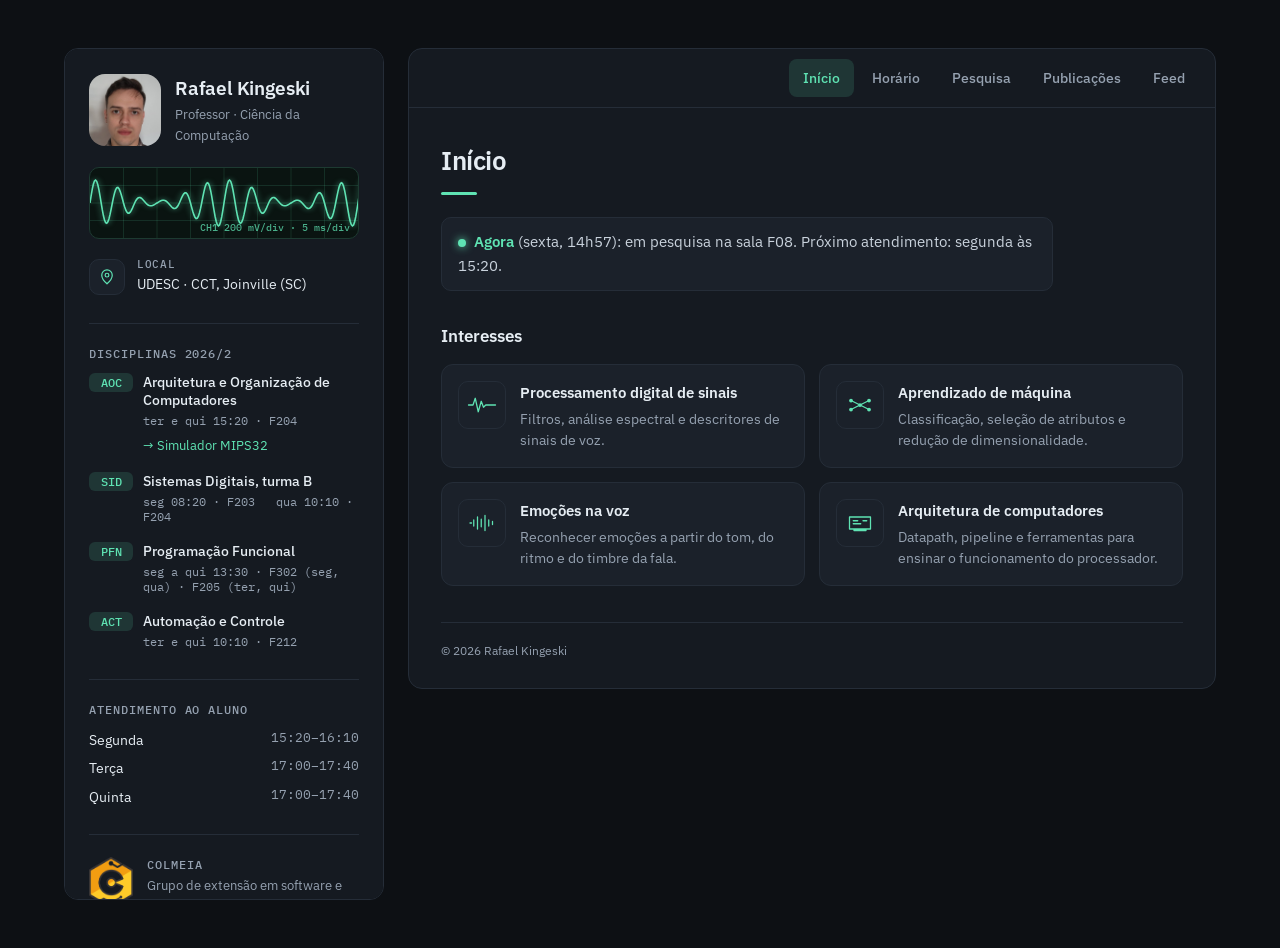
<file: index.html>
<!doctype html>
<html lang="pt-BR">
<head>
  <meta charset="utf-8">
  <meta name="viewport" content="width=device-width,initial-scale=1">
  <title>Rafael Kingeski · Ciência da Computação · UDESC</title>
  <meta name="description" content="Página do professor Rafael Kingeski, Departamento de Ciência da Computação da UDESC: disciplinas, horário, atendimento, pesquisa e publicações.">
  <meta name="theme-color" content="#0d1014">
  <link rel="preconnect" href="https://fonts.googleapis.com">
  <link rel="preconnect" href="https://fonts.gstatic.com" crossorigin>
  <link href="https://fonts.googleapis.com/css2?family=IBM+Plex+Mono:wght@400;500&family=IBM+Plex+Sans:wght@400;500;600&display=swap" rel="stylesheet">
  <link rel="stylesheet" href="estilo.css?v=6">
</head>
<body>
  <div class="pagina">

    <!-- ===================== barra lateral ===================== -->
    <aside class="lateral" aria-label="Perfil, disciplinas e contato">
      <div class="perfil">
        <img class="foto" src="assets/retrato.jpg" width="600" height="600" alt="Retrato de Rafael Kingeski">
        <div>
          <h1>Rafael Kingeski</h1>
          <p class="cargo">Professor · Ciência da Computação</p>
        </div>
      </div>

      <!-- tela de osciloscópio: o traço é uma senoide amortecida desenhada em SVG -->
      <div class="osc" aria-hidden="true">
        <svg viewBox="0 0 240 72" preserveAspectRatio="none">
          <g class="osc-grade">
            <path d="M0 18H240M0 36H240M0 54H240M30 0V72M60 0V72M90 0V72M120 0V72M150 0V72M180 0V72M210 0V72"/>
          </g>
          <path class="osc-traco" d="M0 36.0 L1 28.6 L2 21.9 L3 16.7 L4 13.4 L5 12.4 L6 13.7 L7 17.2 L8 22.4 L9 28.9 L10 36.0 L11 42.9 L12 48.9 L13 53.5 L14 56.2 L15 56.8 L16 55.4 L17 52.2 L18 47.5 L19 41.9 L20 36.0 L21 30.4 L22 25.7 L23 22.2 L24 20.3 L25 20.0 L26 21.3 L27 24.0 L28 27.6 L29 31.7 L30 36.0 L31 39.9 L32 43.1 L33 45.3 L34 46.4 L35 46.4 L36 45.4 L37 43.5 L38 41.2 L39 38.6 L40 36.0 L41 33.7 L42 32.0 L43 30.8 L44 30.3 L45 30.4 L46 31.1 L47 32.1 L48 33.4 L49 34.7 L50 36.0 L51 37.1 L52 38.0 L53 38.5 L54 38.8 L55 38.8 L56 38.5 L57 38.0 L58 37.4 L59 36.7 L60 36.0 L61 35.3 L62 34.6 L63 34.0 L64 33.5 L65 33.2 L66 33.2 L67 33.5 L68 34.0 L69 34.9 L70 36.0 L71 37.3 L72 38.6 L73 39.9 L74 40.9 L75 41.6 L76 41.7 L77 41.2 L78 40.0 L79 38.3 L80 36.0 L81 33.4 L82 30.8 L83 28.5 L84 26.6 L85 25.6 L86 25.6 L87 26.7 L88 28.9 L89 32.1 L90 36.0 L91 40.3 L92 44.4 L93 48.0 L94 50.7 L95 52.0 L96 51.7 L97 49.8 L98 46.3 L99 41.6 L100 36.0 L101 30.1 L102 24.5 L103 19.8 L104 16.6 L105 15.2 L106 15.8 L107 18.5 L108 23.1 L109 29.1 L110 36.0 L111 43.1 L112 49.6 L113 54.8 L114 58.3 L115 59.6 L116 58.6 L117 55.3 L118 50.1 L119 43.4 L120 36.0 L121 28.6 L122 21.9 L123 16.7 L124 13.4 L125 12.4 L126 13.7 L127 17.2 L128 22.4 L129 28.9 L130 36.0 L131 42.9 L132 48.9 L133 53.5 L134 56.2 L135 56.8 L136 55.4 L137 52.2 L138 47.5 L139 41.9 L140 36.0 L141 30.4 L142 25.7 L143 22.2 L144 20.3 L145 20.0 L146 21.3 L147 24.0 L148 27.6 L149 31.7 L150 36.0 L151 39.9 L152 43.1 L153 45.3 L154 46.4 L155 46.4 L156 45.4 L157 43.5 L158 41.2 L159 38.6 L160 36.0 L161 33.7 L162 32.0 L163 30.8 L164 30.3 L165 30.4 L166 31.1 L167 32.1 L168 33.4 L169 34.7 L170 36.0 L171 37.1 L172 38.0 L173 38.5 L174 38.8 L175 38.8 L176 38.5 L177 38.0 L178 37.4 L179 36.7 L180 36.0 L181 35.3 L182 34.6 L183 34.0 L184 33.5 L185 33.2 L186 33.2 L187 33.5 L188 34.0 L189 34.9 L190 36.0 L191 37.3 L192 38.6 L193 39.9 L194 40.9 L195 41.6 L196 41.7 L197 41.2 L198 40.0 L199 38.3 L200 36.0 L201 33.4 L202 30.8 L203 28.5 L204 26.6 L205 25.6 L206 25.6 L207 26.7 L208 28.9 L209 32.1 L210 36.0 L211 40.3 L212 44.4 L213 48.0 L214 50.7 L215 52.0 L216 51.7 L217 49.8 L218 46.3 L219 41.6 L220 36.0 L221 30.1 L222 24.5 L223 19.8 L224 16.6 L225 15.2 L226 15.8 L227 18.5 L228 23.1 L229 29.1 L230 36.0 L231 43.1 L232 49.6 L233 54.8 L234 58.3 L235 59.6 L236 58.6 L237 55.3 L238 50.1 L239 43.4 L240 36.0 L241 28.6 L242 21.9 L243 16.7 L244 13.4 L245 12.4 L246 13.7 L247 17.2 L248 22.4 L249 28.9 L250 36.0 L251 42.9 L252 48.9 L253 53.5 L254 56.2 L255 56.8 L256 55.4 L257 52.2 L258 47.5 L259 41.9 L260 36.0 L261 30.4 L262 25.7 L263 22.2 L264 20.3 L265 20.0 L266 21.3 L267 24.0 L268 27.6 L269 31.7 L270 36.0 L271 39.9 L272 43.1 L273 45.3 L274 46.4 L275 46.4 L276 45.4 L277 43.5 L278 41.2 L279 38.6 L280 36.0 L281 33.7 L282 32.0 L283 30.8 L284 30.3 L285 30.4 L286 31.1 L287 32.1 L288 33.4 L289 34.7 L290 36.0 L291 37.1 L292 38.0 L293 38.5 L294 38.8 L295 38.8 L296 38.5 L297 38.0 L298 37.4 L299 36.7 L300 36.0 L301 35.3 L302 34.6 L303 34.0 L304 33.5 L305 33.2 L306 33.2 L307 33.5 L308 34.0 L309 34.9 L310 36.0 L311 37.3 L312 38.6 L313 39.9 L314 40.9 L315 41.6 L316 41.7 L317 41.2 L318 40.0 L319 38.3 L320 36.0 L321 33.4 L322 30.8 L323 28.5 L324 26.6 L325 25.6 L326 25.6 L327 26.7 L328 28.9 L329 32.1 L330 36.0 L331 40.3 L332 44.4 L333 48.0 L334 50.7 L335 52.0 L336 51.7 L337 49.8 L338 46.3 L339 41.6 L340 36.0 L341 30.1 L342 24.5 L343 19.8 L344 16.6 L345 15.2 L346 15.8 L347 18.5 L348 23.1 L349 29.1 L350 36.0 L351 43.1 L352 49.6 L353 54.8 L354 58.3 L355 59.6 L356 58.6 L357 55.3 L358 50.1 L359 43.4 L360 36.0 L361 28.6 L362 21.9 L363 16.7 L364 13.4 L365 12.4 L366 13.7 L367 17.2 L368 22.4 L369 28.9 L370 36.0 L371 42.9 L372 48.9 L373 53.5 L374 56.2 L375 56.8 L376 55.4 L377 52.2 L378 47.5 L379 41.9 L380 36.0 L381 30.4 L382 25.7 L383 22.2 L384 20.3 L385 20.0 L386 21.3 L387 24.0 L388 27.6 L389 31.7 L390 36.0 L391 39.9 L392 43.1 L393 45.3 L394 46.4 L395 46.4 L396 45.4 L397 43.5 L398 41.2 L399 38.6 L400 36.0 L401 33.7 L402 32.0 L403 30.8 L404 30.3 L405 30.4 L406 31.1 L407 32.1 L408 33.4 L409 34.7 L410 36.0 L411 37.1 L412 38.0 L413 38.5 L414 38.8 L415 38.8 L416 38.5 L417 38.0 L418 37.4 L419 36.7 L420 36.0 L421 35.3 L422 34.6 L423 34.0 L424 33.5 L425 33.2 L426 33.2 L427 33.5 L428 34.0 L429 34.9 L430 36.0 L431 37.3 L432 38.6 L433 39.9 L434 40.9 L435 41.6 L436 41.7 L437 41.2 L438 40.0 L439 38.3 L440 36.0 L441 33.4 L442 30.8 L443 28.5 L444 26.6 L445 25.6 L446 25.6 L447 26.7 L448 28.9 L449 32.1 L450 36.0 L451 40.3 L452 44.4 L453 48.0 L454 50.7 L455 52.0 L456 51.7 L457 49.8 L458 46.3 L459 41.6 L460 36.0 L461 30.1 L462 24.5 L463 19.8 L464 16.6 L465 15.2 L466 15.8 L467 18.5 L468 23.1 L469 29.1 L470 36.0 L471 43.1 L472 49.6 L473 54.8 L474 58.3 L475 59.6 L476 58.6 L477 55.3 L478 50.1 L479 43.4 L480 36.0"/>
        </svg>
        <span class="osc-rotulo">CH1 200 mV/div · 5 ms/div</span>
      </div>

      <div class="lateral-mais" id="lateral-mais">
        <ul class="contatos">
          <li><span class="ico"><svg viewBox="0 0 24 24"><path d="M12 21s-7-6.2-7-11.5A7 7 0 0 1 19 9.5C19 14.8 12 21 12 21z M12 12a2.5 2.5 0 1 0 0-5 2.5 2.5 0 0 0 0 5z"/></svg></span><div><small>Local</small><span>UDESC · CCT, Joinville (SC)</span></div></li>
        </ul>

        <section class="bloco" aria-labelledby="disc-t">
          <h2 id="disc-t">Disciplinas 2026/2</h2>
          <!-- Para cada disciplina, acrescente links dentro de <ul class="disc-links">. -->
          <ul class="disciplinas">
            <li>
              <p class="disc-cab"><span class="sigla">AOC</span><span class="disc-nome">Arquitetura e Organização de Computadores</span></p>
              <p class="disc-quando">ter e qui 15:20 · F204</p>
              <ul class="disc-links">
                <li><a href="https://rkingeski.github.io/simulador-mips32/">Simulador MIPS32</a></li>
              </ul>
            </li>
            <li>
              <p class="disc-cab"><span class="sigla">SID</span><span class="disc-nome">Sistemas Digitais, turma B</span></p>
              <p class="disc-quando">seg 08:20 · F203 &nbsp; qua 10:10 · F204</p>
              <ul class="disc-links"></ul>
            </li>
            <li>
              <p class="disc-cab"><span class="sigla">PFN</span><span class="disc-nome">Programação Funcional</span></p>
              <p class="disc-quando">seg a qui 13:30 · F302 (seg, qua) · F205 (ter, qui)</p>
              <ul class="disc-links"></ul>
            </li>
            <li>
              <p class="disc-cab"><span class="sigla">ACT</span><span class="disc-nome">Automação e Controle</span></p>
              <p class="disc-quando">ter e qui 10:10 · F212</p>
              <ul class="disc-links"></ul>
            </li>
          </ul>
        </section>

        <section class="bloco" aria-labelledby="atend-t">
          <h2 id="atend-t">Atendimento ao aluno</h2>
          <ul class="atendimento">
            <li><span>Segunda</span><span>15:20–16:10</span></li>
            <li><span>Terça</span><span>17:00–17:40</span></li>
            <li><span>Quinta</span><span>17:00–17:40</span></li>
          </ul>
        </section>

        <section class="bloco colmeia" aria-labelledby="colmeia-t">
          <img src="assets/colmeia.png" width="209" height="240" alt="Símbolo do Colmeia">
          <div>
            <h2 id="colmeia-t">Colmeia</h2>
            <p>Grupo de extensão em software e hardware livre do CCT, do qual participo.</p>
            <a href="https://colmeia.joinville.udesc.br">colmeia.joinville.udesc.br</a>
          </div>
        </section>

        <ul class="perfis">
          <li><a href="http://lattes.cnpq.br/1703224157108700">Lattes</a></li>
          <li><a href="https://orcid.org/0000-0002-1324-0826">ORCID</a></li>
          <li><a href="https://scholar.google.com.br/citations?user=Pb0vdBcAAAAJ&amp;hl=pt-BR">Scholar</a></li>
          <li><a href="https://github.com/rkingeski">GitHub</a></li>
        </ul>
      </div>
    </aside>

    <!-- ===================== conteúdo ===================== -->
    <main class="conteudo">
      <nav class="abas" aria-label="Seções">
        <a href="#inicio" data-aba="inicio">Início</a>
        <a href="#horario" data-aba="horario">Horário</a>
        <a href="#pesquisa" data-aba="pesquisa">Pesquisa</a>
        <a href="#publicacoes" data-aba="publicacoes">Publicações</a>
        <a href="#feed" data-aba="feed">Feed</a>
      </nav>

      <article class="painel" id="inicio" data-painel="inicio">
        <h2 class="titulo">Início</h2>
        <p class="agora" id="agora" aria-live="polite">Veja na aba Horário quando estou em aula, em atendimento ou em pesquisa.</p>

        <h3 class="subtitulo">Interesses</h3>
        <ul class="interesses">
          <li><span class="ico-sinal"><svg viewBox="0 0 40 24"><path d="M2 12h6l3-9 4 18 4-14 3 8 3-3h13"/></svg></span><div><strong>Processamento digital de sinais</strong><p>Filtros, análise espectral e descritores de sinais de voz.</p></div></li>
          <li><span class="ico-sinal"><svg viewBox="0 0 40 24"><circle cx="8" cy="6" r="2.5"/><circle cx="8" cy="18" r="2.5"/><circle cx="20" cy="12" r="2.5"/><circle cx="32" cy="6" r="2.5"/><circle cx="32" cy="18" r="2.5"/><path d="M10 7l8 4M10 17l8-4M22 11l8-4M22 13l8 4"/></svg></span><div><strong>Aprendizado de máquina</strong><p>Classificação, seleção de atributos e redução de dimensionalidade.</p></div></li>
          <li><span class="ico-sinal"><svg viewBox="0 0 40 24"><path d="M4 12h2M9 8v8M14 4v16M19 7v10M24 2v20M29 8v8M34 10v4"/></svg></span><div><strong>Emoções na voz</strong><p>Reconhecer emoções a partir do tom, do ritmo e do timbre da fala.</p></div></li>
          <li><span class="ico-sinal"><svg viewBox="0 0 40 24"><path d="M6 4h28v16H6z M12 20v2h16v-2 M11 9h6M11 13h10M24 9h5"/></svg></span><div><strong>Arquitetura de computadores</strong><p>Datapath, pipeline e ferramentas para ensinar o funcionamento do processador.</p></div></li>
        </ul>
      </article>

      <article class="painel" id="horario" data-painel="horario">
        <h2 class="titulo">Horário 2026/2</h2>
        <p class="nota">Horário de Brasília. A célula destacada é o que está acontecendo agora.</p>
        <div class="tabela-rolagem">
          <div class="semana" role="table" aria-label="Horário semanal 2026/2">
          <div class="sem-dia" role="columnheader" style="grid-column:2;grid-row:1">Segunda</div>
          <div class="sem-dia" role="columnheader" style="grid-column:3;grid-row:1">Terça</div>
          <div class="sem-dia" role="columnheader" style="grid-column:4;grid-row:1">Quarta</div>
          <div class="sem-dia" role="columnheader" style="grid-column:5;grid-row:1">Quinta</div>
          <div class="sem-dia" role="columnheader" style="grid-column:6;grid-row:1">Sexta</div>
          <div class="sem-hora" role="rowheader" style="grid-column:1;grid-row:2" title="08:20–09:10">08:20</div>
          <div class="sem-hora" role="rowheader" style="grid-column:1;grid-row:3" title="09:20–10:10">09:20</div>
          <div class="sem-hora" role="rowheader" style="grid-column:1;grid-row:4" title="10:10–11:00">10:10</div>
          <div class="sem-hora" role="rowheader" style="grid-column:1;grid-row:5" title="11:00–11:50">11:00</div>
          <div class="sem-hora" role="rowheader" style="grid-column:1;grid-row:6" title="11:50–12:50">11:50</div>
          <div class="sem-hora" role="rowheader" style="grid-column:1;grid-row:7" title="13:30–14:20">13:30</div>
          <div class="sem-hora" role="rowheader" style="grid-column:1;grid-row:8" title="14:20–15:10">14:20</div>
          <div class="sem-hora" role="rowheader" style="grid-column:1;grid-row:9" title="15:20–16:10">15:20</div>
          <div class="sem-hora" role="rowheader" style="grid-column:1;grid-row:10" title="16:10–17:00">16:10</div>
          <div class="sem-hora" role="rowheader" style="grid-column:1;grid-row:11" title="17:00–17:40">17:00</div>
          <div class="slot aula" role="cell" style="grid-column:2;grid-row:2/4" data-dia="1" data-ini="08:20" data-fim="10:10" title="Sistemas Digitais, turma B" aria-label="Segunda 08:20–10:10: Sistemas Digitais, turma B, sala F203"><b>SID</b><span>F203</span></div>
          <div class="slot extensao" role="cell" style="grid-column:2;grid-row:4/7" data-dia="1" data-ini="10:10" data-fim="12:50" title="Extensão Colmeia" aria-label="Segunda 10:10–12:50: Extensão Colmeia"><b>Colmeia</b></div>
          <div class="slot aula" role="cell" style="grid-column:2;grid-row:7/9" data-dia="1" data-ini="13:30" data-fim="15:10" title="Programação Funcional" aria-label="Segunda 13:30–15:10: Programação Funcional, sala F302"><b>PFN</b><span>F302</span></div>
          <div class="slot atendimento" role="cell" style="grid-column:2;grid-row:9/10" data-dia="1" data-ini="15:20" data-fim="16:10" title="Atendimento ao aluno" aria-label="Segunda 15:20–16:10: Atendimento ao aluno"><b>Atendimento</b></div>
          <div class="slot pesquisa" role="cell" style="grid-column:2;grid-row:10/12" data-dia="1" data-ini="16:10" data-fim="17:40" title="Pesquisa" aria-label="Segunda 16:10–17:40: Pesquisa, sala F08"><b>Pesquisa</b><span>F08</span></div>
          <div class="slot aula" role="cell" style="grid-column:3;grid-row:4/6" data-dia="2" data-ini="10:10" data-fim="11:50" title="Automação e Controle" aria-label="Terça 10:10–11:50: Automação e Controle, sala F212"><b>ACT</b><span>F212</span></div>
          <div class="slot aula" role="cell" style="grid-column:3;grid-row:7/9" data-dia="2" data-ini="13:30" data-fim="15:10" title="Programação Funcional" aria-label="Terça 13:30–15:10: Programação Funcional, sala F205"><b>PFN</b><span>F205</span></div>
          <div class="slot aula" role="cell" style="grid-column:3;grid-row:9/11" data-dia="2" data-ini="15:20" data-fim="17:00" title="Arquitetura e Organização de Computadores" aria-label="Terça 15:20–17:00: Arquitetura e Organização de Computadores, sala F204"><b>AOC</b><span>F204</span></div>
          <div class="slot atendimento" role="cell" style="grid-column:3;grid-row:11/12" data-dia="2" data-ini="17:00" data-fim="17:40" title="Atendimento ao aluno" aria-label="Terça 17:00–17:40: Atendimento ao aluno"><b>Atendimento</b></div>
          <div class="slot aula" role="cell" style="grid-column:4;grid-row:4/6" data-dia="3" data-ini="10:10" data-fim="11:50" title="Sistemas Digitais, turma B" aria-label="Quarta 10:10–11:50: Sistemas Digitais, turma B, sala F204"><b>SID</b><span>F204</span></div>
          <div class="slot aula" role="cell" style="grid-column:4;grid-row:7/9" data-dia="3" data-ini="13:30" data-fim="15:10" title="Programação Funcional" aria-label="Quarta 13:30–15:10: Programação Funcional, sala F302"><b>PFN</b><span>F302</span></div>
          <div class="slot pesquisa" role="cell" style="grid-column:4;grid-row:9/12" data-dia="3" data-ini="15:20" data-fim="17:40" title="Pesquisa" aria-label="Quarta 15:20–17:40: Pesquisa, sala F08"><b>Pesquisa</b><span>F08</span></div>
          <div class="slot aula" role="cell" style="grid-column:5;grid-row:4/6" data-dia="4" data-ini="10:10" data-fim="11:50" title="Automação e Controle" aria-label="Quinta 10:10–11:50: Automação e Controle, sala F212"><b>ACT</b><span>F212</span></div>
          <div class="slot aula" role="cell" style="grid-column:5;grid-row:7/9" data-dia="4" data-ini="13:30" data-fim="15:10" title="Programação Funcional" aria-label="Quinta 13:30–15:10: Programação Funcional, sala F205"><b>PFN</b><span>F205</span></div>
          <div class="slot aula" role="cell" style="grid-column:5;grid-row:9/11" data-dia="4" data-ini="15:20" data-fim="17:00" title="Arquitetura e Organização de Computadores" aria-label="Quinta 15:20–17:00: Arquitetura e Organização de Computadores, sala F204"><b>AOC</b><span>F204</span></div>
          <div class="slot atendimento" role="cell" style="grid-column:5;grid-row:11/12" data-dia="4" data-ini="17:00" data-fim="17:40" title="Atendimento ao aluno" aria-label="Quinta 17:00–17:40: Atendimento ao aluno"><b>Atendimento</b></div>
          <div class="slot pesquisa" role="cell" style="grid-column:6;grid-row:7/12" data-dia="5" data-ini="13:30" data-fim="17:40" title="Pesquisa" aria-label="Sexta 13:30–17:40: Pesquisa, sala F08"><b>Pesquisa</b><span>F08</span></div>
          </div>
        </div>
        <ul class="legenda">
          <li><i class="aula"></i>Aula</li>
          <li><i class="atendimento"></i>Atendimento ao aluno</li>
          <li><i class="pesquisa"></i>Pesquisa (sala F08)</li>
          <li><i class="extensao"></i>Extensão (Colmeia)</li>
        </ul>
      </article>

      <article class="painel" id="pesquisa" data-painel="pesquisa">
        <h2 class="titulo">Pesquisa</h2>
        <div class="pesq">
          <div>
            <p>Minha pesquisa concentra-se no reconhecimento automático de emoções em sinais de voz, com ênfase em duas etapas do processamento: os algoritmos de extração de parâmetros acústicos (descritores prosódicos, espectrais e cepstrais) e os métodos de seleção de características, que identificam, entre centenas de atributos, o subconjunto mais informativo para a classificação. O objetivo é obter modelos com bom desempenho e baixo custo computacional, adequados a aplicações em tempo real.</p>
            <h3 class="subtitulo">Projeto atual</h3>
            <p class="projeto"><strong>Reconhecimento de emoções por voz com seleção otimizada de descritores acústicos</strong><span>UDESC · desde 2024 · coordenação de André Tavares da Silva</span></p>
          </div>
          <figure class="fig-pesq">
            <svg class="fig-ml" viewBox="0 0 240 404" role="img" aria-labelledby="fig-ml-t"><title id="fig-ml-t">Da voz à emoção: sinal, espectrograma mel, seleção de descritores e classificação (ilustrativo)</title><text class="fig-rot" x="0" y="10">voz</text><path class="fig-onda" d="M0 38.0 L1 37.9 L2 37.6 L3 37.8 L4 38.9 L5 39.8 L6 39.1 L7 36.7 L8 34.7 L9 35.4 L10 39.0 L11 42.5 L12 42.3 L13 38.0 L14 33.2 L15 32.3 L16 36.5 L17 42.3 L18 44.6 L19 41.1 L20 34.9 L21 31.2 L22 33.5 L23 39.6 L24 44.5 L25 43.8 L26 38.0 L27 32.1 L28 31.1 L29 36.2 L30 43.3 L31 46.2 L32 42.0 L33 33.7 L34 28.4 L35 31.2 L36 40.6 L37 48.8 L38 48.1 L39 38.0 L40 26.8 L41 24.6 L42 34.4 L43 48.4 L44 54.1 L45 45.8 L46 30.0 L47 20.5 L48 26.2 L49 42.3 L50 54.9 L51 52.8 L52 38.0 L53 23.6 L54 22.0 L55 34.0 L56 48.6 L57 53.2 L58 44.8 L59 31.6 L60 25.3 L61 30.1 L62 40.6 L63 47.3 L64 45.4 L65 38.0 L66 32.2 L67 32.2 L68 36.7 L69 41.0 L70 41.7 L71 39.4 L72 36.8 L73 36.1 L74 37.0 L75 38.3 L76 38.7 L77 38.4 L78 38.0 L79 37.9 L80 38.0 L81 38.0 L82 38.0 L83 38.0 L84 38.0 L85 38.0 L86 38.0 L87 38.0 L88 38.0 L89 38.0 L90 38.0 L91 38.0 L92 38.0 L93 38.0 L94 38.0 L95 38.0 L96 38.0 L97 38.0 L98 38.0 L99 38.0 L100 38.0 L101 38.0 L102 38.0 L103 38.0 L104 38.0 L105 38.0 L106 38.0 L107 38.0 L108 38.0 L109 38.0 L110 38.0 L111 38.0 L112 38.0 L113 38.0 L114 38.0 L115 38.0 L116 38.0 L117 38.0 L118 38.0 L119 38.0 L120 38.0 L121 38.0 L122 38.0 L123 38.0 L124 38.0 L125 38.0 L126 38.0 L127 38.0 L128 38.0 L129 38.0 L130 38.0 L131 38.0 L132 38.0 L133 38.0 L134 38.0 L135 38.0 L136 38.0 L137 38.0 L138 38.0 L139 38.0 L140 38.0 L141 38.0 L142 38.0 L143 38.0 L144 38.0 L145 38.0 L146 38.0 L147 38.0 L148 38.0 L149 38.0 L150 38.0 L151 38.0 L152 38.0 L153 38.0 L154 38.0 L155 38.0 L156 38.0 L157 38.0 L158 38.0 L159 38.0 L160 38.0 L161 38.1 L162 38.2 L163 37.6 L164 36.7 L165 36.8 L166 38.6 L167 40.9 L168 41.1 L169 38.0 L170 33.7 L171 32.4 L172 36.4 L173 42.9 L174 46.0 L175 42.0 L176 33.7 L177 28.4 L178 31.3 L179 40.5 L180 48.1 L181 47.0 L182 38.0 L183 28.9 L184 27.6 L185 35.4 L186 45.2 L187 48.6 L188 42.9 L189 33.3 L190 28.1 L191 31.6 L192 40.3 L193 46.6 L194 45.4 L195 38.0 L196 30.8 L197 29.8 L198 35.9 L199 43.9 L200 46.9 L201 42.3 L202 33.6 L203 28.3 L204 31.3 L205 40.5 L206 48.1 L207 47.2 L208 38.0 L209 28.1 L210 26.5 L211 35.0 L212 46.6 L213 51.0 L214 44.2 L215 31.8 L216 24.9 L217 29.3 L218 41.1 L219 49.8 L220 48.0 L221 38.0 L222 28.8 L223 28.2 L224 35.6 L225 44.0 L226 46.2 L227 41.5 L228 34.9 L229 32.2 L230 34.6 L231 39.0 L232 41.3 L233 40.4 L234 38.0 L235 36.6 L236 36.9 L237 37.8 L238 38.2 L239 38.1 L240 38.0"/><path class="fig-seta" d="M120.0 66v14m-4 -5l4 5 4-5"/><text class="fig-rot" x="0" y="96">espectrograma mel</text><rect x="0" y="168" width="7" height="5" fill-opacity="0.09"/><rect x="0" y="162" width="7" height="5" fill-opacity="0.11"/><rect x="0" y="156" width="7" height="5" fill-opacity="0.16"/><rect x="0" y="150" width="7" height="5" fill-opacity="0.19"/><rect x="0" y="144" width="7" height="5" fill-opacity="0.17"/><rect x="0" y="138" width="7" height="5" fill-opacity="0.14"/><rect x="0" y="132" width="7" height="5" fill-opacity="0.14"/><rect x="0" y="126" width="7" height="5" fill-opacity="0.16"/><rect x="0" y="120" width="7" height="5" fill-opacity="0.14"/><rect x="0" y="114" width="7" height="5" fill-opacity="0.11"/><rect x="0" y="108" width="7" height="5" fill-opacity="0.09"/><rect x="0" y="102" width="7" height="5" fill-opacity="0.08"/><rect x="8" y="168" width="7" height="5" fill-opacity="0.09"/><rect x="8" y="162" width="7" height="5" fill-opacity="0.14"/><rect x="8" y="156" width="7" height="5" fill-opacity="0.29"/><rect x="8" y="150" width="7" height="5" fill-opacity="0.46"/><rect x="8" y="144" width="7" height="5" fill-opacity="0.45"/><rect x="8" y="138" width="7" height="5" fill-opacity="0.34"/><rect x="8" y="132" width="7" height="5" fill-opacity="0.33"/><rect x="8" y="126" width="7" height="5" fill-opacity="0.36"/><rect x="8" y="120" width="7" height="5" fill-opacity="0.29"/><rect x="8" y="114" width="7" height="5" fill-opacity="0.18"/><rect x="8" y="108" width="7" height="5" fill-opacity="0.11"/><rect x="8" y="102" width="7" height="5" fill-opacity="0.09"/><rect x="16" y="168" width="7" height="5" fill-opacity="0.09"/><rect x="16" y="162" width="7" height="5" fill-opacity="0.14"/><rect x="16" y="156" width="7" height="5" fill-opacity="0.33"/><rect x="16" y="150" width="7" height="5" fill-opacity="0.64"/><rect x="16" y="144" width="7" height="5" fill-opacity="0.77"/><rect x="16" y="138" width="7" height="5" fill-opacity="0.62"/><rect x="16" y="132" width="7" height="5" fill-opacity="0.54"/><rect x="16" y="126" width="7" height="5" fill-opacity="0.56"/><rect x="16" y="120" width="7" height="5" fill-opacity="0.46"/><rect x="16" y="114" width="7" height="5" fill-opacity="0.26"/><rect x="16" y="108" width="7" height="5" fill-opacity="0.13"/><rect x="16" y="102" width="7" height="5" fill-opacity="0.09"/><rect x="24" y="168" width="7" height="5" fill-opacity="0.08"/><rect x="24" y="162" width="7" height="5" fill-opacity="0.12"/><rect x="24" y="156" width="7" height="5" fill-opacity="0.30"/><rect x="24" y="150" width="7" height="5" fill-opacity="0.70"/><rect x="24" y="144" width="7" height="5" fill-opacity="1.00"/><rect x="24" y="138" width="7" height="5" fill-opacity="0.90"/><rect x="24" y="132" width="7" height="5" fill-opacity="0.75"/><rect x="24" y="126" width="7" height="5" fill-opacity="0.73"/><rect x="24" y="120" width="7" height="5" fill-opacity="0.60"/><rect x="24" y="114" width="7" height="5" fill-opacity="0.35"/><rect x="24" y="108" width="7" height="5" fill-opacity="0.16"/><rect x="24" y="102" width="7" height="5" fill-opacity="0.10"/><rect x="32" y="168" width="7" height="5" fill-opacity="0.08"/><rect x="32" y="162" width="7" height="5" fill-opacity="0.11"/><rect x="32" y="156" width="7" height="5" fill-opacity="0.26"/><rect x="32" y="150" width="7" height="5" fill-opacity="0.67"/><rect x="32" y="144" width="7" height="5" fill-opacity="1.00"/><rect x="32" y="138" width="7" height="5" fill-opacity="1.00"/><rect x="32" y="132" width="7" height="5" fill-opacity="0.89"/><rect x="32" y="126" width="7" height="5" fill-opacity="0.83"/><rect x="32" y="120" width="7" height="5" fill-opacity="0.70"/><rect x="32" y="114" width="7" height="5" fill-opacity="0.42"/><rect x="32" y="108" width="7" height="5" fill-opacity="0.19"/><rect x="32" y="102" width="7" height="5" fill-opacity="0.10"/><rect x="40" y="168" width="7" height="5" fill-opacity="0.08"/><rect x="40" y="162" width="7" height="5" fill-opacity="0.10"/><rect x="40" y="156" width="7" height="5" fill-opacity="0.22"/><rect x="40" y="150" width="7" height="5" fill-opacity="0.59"/><rect x="40" y="144" width="7" height="5" fill-opacity="1.00"/><rect x="40" y="138" width="7" height="5" fill-opacity="1.00"/><rect x="40" y="132" width="7" height="5" fill-opacity="0.92"/><rect x="40" y="126" width="7" height="5" fill-opacity="0.84"/><rect x="40" y="120" width="7" height="5" fill-opacity="0.73"/><rect x="40" y="114" width="7" height="5" fill-opacity="0.46"/><rect x="40" y="108" width="7" height="5" fill-opacity="0.22"/><rect x="40" y="102" width="7" height="5" fill-opacity="0.11"/><rect x="48" y="168" width="7" height="5" fill-opacity="0.08"/><rect x="48" y="162" width="7" height="5" fill-opacity="0.09"/><rect x="48" y="156" width="7" height="5" fill-opacity="0.19"/><rect x="48" y="150" width="7" height="5" fill-opacity="0.50"/><rect x="48" y="144" width="7" height="5" fill-opacity="0.90"/><rect x="48" y="138" width="7" height="5" fill-opacity="0.99"/><rect x="48" y="132" width="7" height="5" fill-opacity="0.80"/><rect x="48" y="126" width="7" height="5" fill-opacity="0.74"/><rect x="48" y="120" width="7" height="5" fill-opacity="0.68"/><rect x="48" y="114" width="7" height="5" fill-opacity="0.46"/><rect x="48" y="108" width="7" height="5" fill-opacity="0.23"/><rect x="48" y="102" width="7" height="5" fill-opacity="0.12"/><rect x="56" y="168" width="7" height="5" fill-opacity="0.08"/><rect x="56" y="162" width="7" height="5" fill-opacity="0.09"/><rect x="56" y="156" width="7" height="5" fill-opacity="0.17"/><rect x="56" y="150" width="7" height="5" fill-opacity="0.40"/><rect x="56" y="144" width="7" height="5" fill-opacity="0.70"/><rect x="56" y="138" width="7" height="5" fill-opacity="0.74"/><rect x="56" y="132" width="7" height="5" fill-opacity="0.58"/><rect x="56" y="126" width="7" height="5" fill-opacity="0.55"/><rect x="56" y="120" width="7" height="5" fill-opacity="0.55"/><rect x="56" y="114" width="7" height="5" fill-opacity="0.41"/><rect x="56" y="108" width="7" height="5" fill-opacity="0.22"/><rect x="56" y="102" width="7" height="5" fill-opacity="0.12"/><rect x="64" y="168" width="7" height="5" fill-opacity="0.08"/><rect x="64" y="162" width="7" height="5" fill-opacity="0.09"/><rect x="64" y="156" width="7" height="5" fill-opacity="0.14"/><rect x="64" y="150" width="7" height="5" fill-opacity="0.29"/><rect x="64" y="144" width="7" height="5" fill-opacity="0.46"/><rect x="64" y="138" width="7" height="5" fill-opacity="0.45"/><rect x="64" y="132" width="7" height="5" fill-opacity="0.34"/><rect x="64" y="126" width="7" height="5" fill-opacity="0.33"/><rect x="64" y="120" width="7" height="5" fill-opacity="0.36"/><rect x="64" y="114" width="7" height="5" fill-opacity="0.29"/><rect x="64" y="108" width="7" height="5" fill-opacity="0.18"/><rect x="64" y="102" width="7" height="5" fill-opacity="0.11"/><rect x="72" y="168" width="7" height="5" fill-opacity="0.08"/><rect x="72" y="162" width="7" height="5" fill-opacity="0.08"/><rect x="72" y="156" width="7" height="5" fill-opacity="0.10"/><rect x="72" y="150" width="7" height="5" fill-opacity="0.15"/><rect x="72" y="144" width="7" height="5" fill-opacity="0.19"/><rect x="72" y="138" width="7" height="5" fill-opacity="0.17"/><rect x="72" y="132" width="7" height="5" fill-opacity="0.14"/><rect x="72" y="126" width="7" height="5" fill-opacity="0.14"/><rect x="72" y="120" width="7" height="5" fill-opacity="0.16"/><rect x="72" y="114" width="7" height="5" fill-opacity="0.15"/><rect x="72" y="108" width="7" height="5" fill-opacity="0.11"/><rect x="72" y="102" width="7" height="5" fill-opacity="0.09"/><rect x="80" y="168" width="7" height="5" fill-opacity="0.08"/><rect x="80" y="162" width="7" height="5" fill-opacity="0.08"/><rect x="80" y="156" width="7" height="5" fill-opacity="0.08"/><rect x="80" y="150" width="7" height="5" fill-opacity="0.08"/><rect x="80" y="144" width="7" height="5" fill-opacity="0.08"/><rect x="80" y="138" width="7" height="5" fill-opacity="0.08"/><rect x="80" y="132" width="7" height="5" fill-opacity="0.08"/><rect x="80" y="126" width="7" height="5" fill-opacity="0.08"/><rect x="80" y="120" width="7" height="5" fill-opacity="0.08"/><rect x="80" y="114" width="7" height="5" fill-opacity="0.08"/><rect x="80" y="108" width="7" height="5" fill-opacity="0.08"/><rect x="80" y="102" width="7" height="5" fill-opacity="0.08"/><rect x="88" y="168" width="7" height="5" fill-opacity="0.08"/><rect x="88" y="162" width="7" height="5" fill-opacity="0.08"/><rect x="88" y="156" width="7" height="5" fill-opacity="0.08"/><rect x="88" y="150" width="7" height="5" fill-opacity="0.08"/><rect x="88" y="144" width="7" height="5" fill-opacity="0.08"/><rect x="88" y="138" width="7" height="5" fill-opacity="0.08"/><rect x="88" y="132" width="7" height="5" fill-opacity="0.08"/><rect x="88" y="126" width="7" height="5" fill-opacity="0.08"/><rect x="88" y="120" width="7" height="5" fill-opacity="0.08"/><rect x="88" y="114" width="7" height="5" fill-opacity="0.08"/><rect x="88" y="108" width="7" height="5" fill-opacity="0.08"/><rect x="88" y="102" width="7" height="5" fill-opacity="0.08"/><rect x="96" y="168" width="7" height="5" fill-opacity="0.08"/><rect x="96" y="162" width="7" height="5" fill-opacity="0.08"/><rect x="96" y="156" width="7" height="5" fill-opacity="0.08"/><rect x="96" y="150" width="7" height="5" fill-opacity="0.08"/><rect x="96" y="144" width="7" height="5" fill-opacity="0.08"/><rect x="96" y="138" width="7" height="5" fill-opacity="0.08"/><rect x="96" y="132" width="7" height="5" fill-opacity="0.08"/><rect x="96" y="126" width="7" height="5" fill-opacity="0.08"/><rect x="96" y="120" width="7" height="5" fill-opacity="0.08"/><rect x="96" y="114" width="7" height="5" fill-opacity="0.08"/><rect x="96" y="108" width="7" height="5" fill-opacity="0.08"/><rect x="96" y="102" width="7" height="5" fill-opacity="0.08"/><rect x="104" y="168" width="7" height="5" fill-opacity="0.08"/><rect x="104" y="162" width="7" height="5" fill-opacity="0.08"/><rect x="104" y="156" width="7" height="5" fill-opacity="0.08"/><rect x="104" y="150" width="7" height="5" fill-opacity="0.08"/><rect x="104" y="144" width="7" height="5" fill-opacity="0.08"/><rect x="104" y="138" width="7" height="5" fill-opacity="0.08"/><rect x="104" y="132" width="7" height="5" fill-opacity="0.08"/><rect x="104" y="126" width="7" height="5" fill-opacity="0.08"/><rect x="104" y="120" width="7" height="5" fill-opacity="0.08"/><rect x="104" y="114" width="7" height="5" fill-opacity="0.08"/><rect x="104" y="108" width="7" height="5" fill-opacity="0.08"/><rect x="104" y="102" width="7" height="5" fill-opacity="0.08"/><rect x="112" y="168" width="7" height="5" fill-opacity="0.08"/><rect x="112" y="162" width="7" height="5" fill-opacity="0.08"/><rect x="112" y="156" width="7" height="5" fill-opacity="0.08"/><rect x="112" y="150" width="7" height="5" fill-opacity="0.08"/><rect x="112" y="144" width="7" height="5" fill-opacity="0.08"/><rect x="112" y="138" width="7" height="5" fill-opacity="0.08"/><rect x="112" y="132" width="7" height="5" fill-opacity="0.08"/><rect x="112" y="126" width="7" height="5" fill-opacity="0.08"/><rect x="112" y="120" width="7" height="5" fill-opacity="0.08"/><rect x="112" y="114" width="7" height="5" fill-opacity="0.08"/><rect x="112" y="108" width="7" height="5" fill-opacity="0.08"/><rect x="112" y="102" width="7" height="5" fill-opacity="0.08"/><rect x="120" y="168" width="7" height="5" fill-opacity="0.08"/><rect x="120" y="162" width="7" height="5" fill-opacity="0.08"/><rect x="120" y="156" width="7" height="5" fill-opacity="0.08"/><rect x="120" y="150" width="7" height="5" fill-opacity="0.08"/><rect x="120" y="144" width="7" height="5" fill-opacity="0.08"/><rect x="120" y="138" width="7" height="5" fill-opacity="0.08"/><rect x="120" y="132" width="7" height="5" fill-opacity="0.08"/><rect x="120" y="126" width="7" height="5" fill-opacity="0.08"/><rect x="120" y="120" width="7" height="5" fill-opacity="0.08"/><rect x="120" y="114" width="7" height="5" fill-opacity="0.08"/><rect x="120" y="108" width="7" height="5" fill-opacity="0.08"/><rect x="120" y="102" width="7" height="5" fill-opacity="0.08"/><rect x="128" y="168" width="7" height="5" fill-opacity="0.08"/><rect x="128" y="162" width="7" height="5" fill-opacity="0.08"/><rect x="128" y="156" width="7" height="5" fill-opacity="0.08"/><rect x="128" y="150" width="7" height="5" fill-opacity="0.08"/><rect x="128" y="144" width="7" height="5" fill-opacity="0.08"/><rect x="128" y="138" width="7" height="5" fill-opacity="0.08"/><rect x="128" y="132" width="7" height="5" fill-opacity="0.08"/><rect x="128" y="126" width="7" height="5" fill-opacity="0.08"/><rect x="128" y="120" width="7" height="5" fill-opacity="0.08"/><rect x="128" y="114" width="7" height="5" fill-opacity="0.08"/><rect x="128" y="108" width="7" height="5" fill-opacity="0.08"/><rect x="128" y="102" width="7" height="5" fill-opacity="0.08"/><rect x="136" y="168" width="7" height="5" fill-opacity="0.08"/><rect x="136" y="162" width="7" height="5" fill-opacity="0.08"/><rect x="136" y="156" width="7" height="5" fill-opacity="0.08"/><rect x="136" y="150" width="7" height="5" fill-opacity="0.08"/><rect x="136" y="144" width="7" height="5" fill-opacity="0.08"/><rect x="136" y="138" width="7" height="5" fill-opacity="0.08"/><rect x="136" y="132" width="7" height="5" fill-opacity="0.08"/><rect x="136" y="126" width="7" height="5" fill-opacity="0.08"/><rect x="136" y="120" width="7" height="5" fill-opacity="0.08"/><rect x="136" y="114" width="7" height="5" fill-opacity="0.08"/><rect x="136" y="108" width="7" height="5" fill-opacity="0.08"/><rect x="136" y="102" width="7" height="5" fill-opacity="0.08"/><rect x="144" y="168" width="7" height="5" fill-opacity="0.08"/><rect x="144" y="162" width="7" height="5" fill-opacity="0.08"/><rect x="144" y="156" width="7" height="5" fill-opacity="0.08"/><rect x="144" y="150" width="7" height="5" fill-opacity="0.08"/><rect x="144" y="144" width="7" height="5" fill-opacity="0.08"/><rect x="144" y="138" width="7" height="5" fill-opacity="0.08"/><rect x="144" y="132" width="7" height="5" fill-opacity="0.08"/><rect x="144" y="126" width="7" height="5" fill-opacity="0.08"/><rect x="144" y="120" width="7" height="5" fill-opacity="0.08"/><rect x="144" y="114" width="7" height="5" fill-opacity="0.08"/><rect x="144" y="108" width="7" height="5" fill-opacity="0.08"/><rect x="144" y="102" width="7" height="5" fill-opacity="0.08"/><rect x="152" y="168" width="7" height="5" fill-opacity="0.08"/><rect x="152" y="162" width="7" height="5" fill-opacity="0.08"/><rect x="152" y="156" width="7" height="5" fill-opacity="0.08"/><rect x="152" y="150" width="7" height="5" fill-opacity="0.08"/><rect x="152" y="144" width="7" height="5" fill-opacity="0.08"/><rect x="152" y="138" width="7" height="5" fill-opacity="0.08"/><rect x="152" y="132" width="7" height="5" fill-opacity="0.08"/><rect x="152" y="126" width="7" height="5" fill-opacity="0.08"/><rect x="152" y="120" width="7" height="5" fill-opacity="0.08"/><rect x="152" y="114" width="7" height="5" fill-opacity="0.08"/><rect x="152" y="108" width="7" height="5" fill-opacity="0.08"/><rect x="152" y="102" width="7" height="5" fill-opacity="0.08"/><rect x="160" y="168" width="7" height="5" fill-opacity="0.13"/><rect x="160" y="162" width="7" height="5" fill-opacity="0.18"/><rect x="160" y="156" width="7" height="5" fill-opacity="0.18"/><rect x="160" y="150" width="7" height="5" fill-opacity="0.13"/><rect x="160" y="144" width="7" height="5" fill-opacity="0.10"/><rect x="160" y="138" width="7" height="5" fill-opacity="0.08"/><rect x="160" y="132" width="7" height="5" fill-opacity="0.09"/><rect x="160" y="126" width="7" height="5" fill-opacity="0.12"/><rect x="160" y="120" width="7" height="5" fill-opacity="0.15"/><rect x="160" y="114" width="7" height="5" fill-opacity="0.15"/><rect x="160" y="108" width="7" height="5" fill-opacity="0.13"/><rect x="160" y="102" width="7" height="5" fill-opacity="0.10"/><rect x="168" y="168" width="7" height="5" fill-opacity="0.23"/><rect x="168" y="162" width="7" height="5" fill-opacity="0.41"/><rect x="168" y="156" width="7" height="5" fill-opacity="0.46"/><rect x="168" y="150" width="7" height="5" fill-opacity="0.30"/><rect x="168" y="144" width="7" height="5" fill-opacity="0.15"/><rect x="168" y="138" width="7" height="5" fill-opacity="0.10"/><rect x="168" y="132" width="7" height="5" fill-opacity="0.14"/><rect x="168" y="126" width="7" height="5" fill-opacity="0.24"/><rect x="168" y="120" width="7" height="5" fill-opacity="0.34"/><rect x="168" y="114" width="7" height="5" fill-opacity="0.33"/><rect x="168" y="108" width="7" height="5" fill-opacity="0.23"/><rect x="168" y="102" width="7" height="5" fill-opacity="0.14"/><rect x="176" y="168" width="7" height="5" fill-opacity="0.27"/><rect x="176" y="162" width="7" height="5" fill-opacity="0.57"/><rect x="176" y="156" width="7" height="5" fill-opacity="0.74"/><rect x="176" y="150" width="7" height="5" fill-opacity="0.53"/><rect x="176" y="144" width="7" height="5" fill-opacity="0.25"/><rect x="176" y="138" width="7" height="5" fill-opacity="0.14"/><rect x="176" y="132" width="7" height="5" fill-opacity="0.20"/><rect x="176" y="126" width="7" height="5" fill-opacity="0.38"/><rect x="176" y="120" width="7" height="5" fill-opacity="0.53"/><rect x="176" y="114" width="7" height="5" fill-opacity="0.49"/><rect x="176" y="108" width="7" height="5" fill-opacity="0.31"/><rect x="176" y="102" width="7" height="5" fill-opacity="0.16"/><rect x="184" y="168" width="7" height="5" fill-opacity="0.24"/><rect x="184" y="162" width="7" height="5" fill-opacity="0.60"/><rect x="184" y="156" width="7" height="5" fill-opacity="0.93"/><rect x="184" y="150" width="7" height="5" fill-opacity="0.80"/><rect x="184" y="144" width="7" height="5" fill-opacity="0.40"/><rect x="184" y="138" width="7" height="5" fill-opacity="0.20"/><rect x="184" y="132" width="7" height="5" fill-opacity="0.29"/><rect x="184" y="126" width="7" height="5" fill-opacity="0.53"/><rect x="184" y="120" width="7" height="5" fill-opacity="0.69"/><rect x="184" y="114" width="7" height="5" fill-opacity="0.58"/><rect x="184" y="108" width="7" height="5" fill-opacity="0.33"/><rect x="184" y="102" width="7" height="5" fill-opacity="0.16"/><rect x="192" y="168" width="7" height="5" fill-opacity="0.19"/><rect x="192" y="162" width="7" height="5" fill-opacity="0.51"/><rect x="192" y="156" width="7" height="5" fill-opacity="0.96"/><rect x="192" y="150" width="7" height="5" fill-opacity="1.00"/><rect x="192" y="144" width="7" height="5" fill-opacity="0.60"/><rect x="192" y="138" width="7" height="5" fill-opacity="0.30"/><rect x="192" y="132" width="7" height="5" fill-opacity="0.38"/><rect x="192" y="126" width="7" height="5" fill-opacity="0.64"/><rect x="192" y="120" width="7" height="5" fill-opacity="0.77"/><rect x="192" y="114" width="7" height="5" fill-opacity="0.59"/><rect x="192" y="108" width="7" height="5" fill-opacity="0.31"/><rect x="192" y="102" width="7" height="5" fill-opacity="0.14"/><rect x="200" y="168" width="7" height="5" fill-opacity="0.13"/><rect x="200" y="162" width="7" height="5" fill-opacity="0.36"/><rect x="200" y="156" width="7" height="5" fill-opacity="0.81"/><rect x="200" y="150" width="7" height="5" fill-opacity="1.00"/><rect x="200" y="144" width="7" height="5" fill-opacity="0.78"/><rect x="200" y="138" width="7" height="5" fill-opacity="0.43"/><rect x="200" y="132" width="7" height="5" fill-opacity="0.45"/><rect x="200" y="126" width="7" height="5" fill-opacity="0.69"/><rect x="200" y="120" width="7" height="5" fill-opacity="0.76"/><rect x="200" y="114" width="7" height="5" fill-opacity="0.54"/><rect x="200" y="108" width="7" height="5" fill-opacity="0.27"/><rect x="200" y="102" width="7" height="5" fill-opacity="0.13"/><rect x="208" y="168" width="7" height="5" fill-opacity="0.10"/><rect x="208" y="162" width="7" height="5" fill-opacity="0.22"/><rect x="208" y="156" width="7" height="5" fill-opacity="0.57"/><rect x="208" y="150" width="7" height="5" fill-opacity="0.92"/><rect x="208" y="144" width="7" height="5" fill-opacity="0.85"/><rect x="208" y="138" width="7" height="5" fill-opacity="0.54"/><rect x="208" y="132" width="7" height="5" fill-opacity="0.50"/><rect x="208" y="126" width="7" height="5" fill-opacity="0.66"/><rect x="208" y="120" width="7" height="5" fill-opacity="0.66"/><rect x="208" y="114" width="7" height="5" fill-opacity="0.44"/><rect x="208" y="108" width="7" height="5" fill-opacity="0.21"/><rect x="208" y="102" width="7" height="5" fill-opacity="0.11"/><rect x="216" y="168" width="7" height="5" fill-opacity="0.09"/><rect x="216" y="162" width="7" height="5" fill-opacity="0.14"/><rect x="216" y="156" width="7" height="5" fill-opacity="0.34"/><rect x="216" y="150" width="7" height="5" fill-opacity="0.65"/><rect x="216" y="144" width="7" height="5" fill-opacity="0.74"/><rect x="216" y="138" width="7" height="5" fill-opacity="0.56"/><rect x="216" y="132" width="7" height="5" fill-opacity="0.48"/><rect x="216" y="126" width="7" height="5" fill-opacity="0.54"/><rect x="216" y="120" width="7" height="5" fill-opacity="0.50"/><rect x="216" y="114" width="7" height="5" fill-opacity="0.32"/><rect x="216" y="108" width="7" height="5" fill-opacity="0.16"/><rect x="216" y="102" width="7" height="5" fill-opacity="0.10"/><rect x="224" y="168" width="7" height="5" fill-opacity="0.08"/><rect x="224" y="162" width="7" height="5" fill-opacity="0.10"/><rect x="224" y="156" width="7" height="5" fill-opacity="0.18"/><rect x="224" y="150" width="7" height="5" fill-opacity="0.36"/><rect x="224" y="144" width="7" height="5" fill-opacity="0.49"/><rect x="224" y="138" width="7" height="5" fill-opacity="0.43"/><rect x="224" y="132" width="7" height="5" fill-opacity="0.37"/><rect x="224" y="126" width="7" height="5" fill-opacity="0.37"/><rect x="224" y="120" width="7" height="5" fill-opacity="0.32"/><rect x="224" y="114" width="7" height="5" fill-opacity="0.20"/><rect x="224" y="108" width="7" height="5" fill-opacity="0.12"/><rect x="224" y="102" width="7" height="5" fill-opacity="0.09"/><rect x="232" y="168" width="7" height="5" fill-opacity="0.08"/><rect x="232" y="162" width="7" height="5" fill-opacity="0.08"/><rect x="232" y="156" width="7" height="5" fill-opacity="0.10"/><rect x="232" y="150" width="7" height="5" fill-opacity="0.15"/><rect x="232" y="144" width="7" height="5" fill-opacity="0.19"/><rect x="232" y="138" width="7" height="5" fill-opacity="0.19"/><rect x="232" y="132" width="7" height="5" fill-opacity="0.17"/><rect x="232" y="126" width="7" height="5" fill-opacity="0.16"/><rect x="232" y="120" width="7" height="5" fill-opacity="0.14"/><rect x="232" y="114" width="7" height="5" fill-opacity="0.11"/><rect x="232" y="108" width="7" height="5" fill-opacity="0.09"/><rect x="232" y="102" width="7" height="5" fill-opacity="0.08"/><path class="fig-seta" d="M120.0 180v14m-4 -5l4 5 4-5"/><text class="fig-rot" x="0" y="210">descritores selecionados</text><rect class="fig-desc" x="0" y="233.9" width="9" height="20.1" rx="1.5"/><rect class="fig-sel" x="12" y="221.6" width="9" height="32.4" rx="1.5"/><rect class="fig-desc" x="24" y="228.1" width="9" height="25.9" rx="1.5"/><rect class="fig-desc" x="36" y="225.7" width="9" height="28.3" rx="1.5"/><rect class="fig-sel" x="48" y="223.4" width="9" height="30.6" rx="1.5"/><rect class="fig-desc" x="60" y="231.0" width="9" height="23.0" rx="1.5"/><rect class="fig-desc" x="72" y="220.0" width="9" height="34.0" rx="1.5"/><rect class="fig-sel" x="84" y="237.2" width="9" height="16.8" rx="1.5"/><rect class="fig-desc" x="96" y="218.2" width="9" height="35.8" rx="1.5"/><rect class="fig-desc" x="108" y="243.8" width="9" height="10.2" rx="1.5"/><rect class="fig-desc" x="120" y="218.2" width="9" height="35.8" rx="1.5"/><rect class="fig-sel" x="132" y="237.6" width="9" height="16.4" rx="1.5"/><rect class="fig-desc" x="144" y="219.9" width="9" height="34.1" rx="1.5"/><rect class="fig-desc" x="156" y="231.3" width="9" height="22.7" rx="1.5"/><rect class="fig-sel" x="168" y="223.1" width="9" height="30.9" rx="1.5"/><rect class="fig-desc" x="180" y="226.0" width="9" height="28.0" rx="1.5"/><rect class="fig-desc" x="192" y="227.8" width="9" height="26.2" rx="1.5"/><rect class="fig-desc" x="204" y="221.8" width="9" height="32.2" rx="1.5"/><rect class="fig-sel" x="216" y="233.5" width="9" height="20.5" rx="1.5"/><rect class="fig-desc" x="228" y="219.1" width="9" height="34.9" rx="1.5"/><path class="fig-seta" d="M120.0 262v14m-4 -5l4 5 4-5"/><text class="fig-rot" x="0" y="292">emoção</text><text class="fig-emo" x="0" y="313">neutra</text><rect class="fig-trilho" x="62" y="304" width="150" height="12" rx="3"/><rect class="fig-barra" x="62" y="304" width="21" height="12" rx="3"/><text class="fig-emo" x="240" y="313" text-anchor="end">0.14</text><text class="fig-emo" x="0" y="338">alegria</text><rect class="fig-trilho" x="62" y="329" width="150" height="12" rx="3"/><rect class="fig-barra" x="62" y="329" width="14" height="12" rx="3"/><text class="fig-emo" x="240" y="338" text-anchor="end">0.09</text><text class="fig-emo" x="0" y="363">raiva</text><rect class="fig-trilho" x="62" y="354" width="150" height="12" rx="3"/><rect class="fig-barra-max" x="62" y="354" width="98" height="12" rx="3"/><text class="fig-emo" x="240" y="363" text-anchor="end">0.65</text><text class="fig-emo" x="0" y="388">tristeza</text><rect class="fig-trilho" x="62" y="379" width="150" height="12" rx="3"/><rect class="fig-barra" x="62" y="379" width="18" height="12" rx="3"/><text class="fig-emo" x="240" y="388" text-anchor="end">0.12</text></svg>
            <figcaption>Da voz à emoção: o sinal vira espectrograma, dele saem os descritores, e só os que importam seguem para o classificador. Valores ilustrativos.</figcaption>
          </figure>
        </div>
      </article>

      <article class="painel" id="publicacoes" data-painel="publicacoes">
        <h2 class="titulo">Publicações</h2>
        <p class="nota">Seleção. A lista completa está no <a href="http://lattes.cnpq.br/1703224157108700">Lattes</a> e no <a href="https://scholar.google.com.br/citations?user=Pb0vdBcAAAAJ&amp;hl=pt-BR">Google Scholar</a>.</p>
        <ol class="pubs">
          <li><span class="ano">2025</span><p>Nogueira, A. F. L.; <b>Kingeski, R.</b> A short review on the modern teaching of electrical machines using MATLAB and finite elements. <i>Journal of Electromagnetic Analysis and Applications</i>, v. 17, p. 57–78.</p></li>
          <li><span class="ano">2024</span><p><b>Kingeski, R.</b>; Henning, E.; Paterno, A. S. Fusion of PCA and ICA in statistical subset analysis for speech emotion recognition. <i>Sensors</i>, v. 24, p. 5704.</p></li>
          <li><span class="ano">2024</span><p>Busarello Wolff, J. G.; <b>Kingeski, R.</b>; Santos, W. P.; Cristani, J.; Traverso, S. D.; Paterno, A. S. Multifrequency electrical impedance tomography images for swine pneumonia detection using conductivity differences. <i>Electronics</i>, v. 13, p. 1463.</p></li>
          <li><span class="ano">2022</span><p><b>Kingeski, R.</b>; Paterno, A. S.; Schueda, L. A. Feature analysis for speech emotion classification. Capítulo de livro, Springer Cham, p. 2359–2365.</p></li>
          <li><span class="ano">2018</span><p><b>Kingeski, R.</b>; Schueda, L. A.; Paterno, A. S. Reconhecimento de emoções por voz para auxílio ao diagnóstico de transtornos mentais. XXVI Congresso Brasileiro de Engenharia Biomédica, Búzios.</p></li>
        </ol>
      </article>

      <article class="painel" id="feed" data-painel="feed">
        <h2 class="titulo">Feed</h2>
        <!-- Lista gerada pelo build.py a partir de posts/*.md -->
        <ol class="posts">
          <li><time class="ano" datetime="2026-10-26">26 de outubro de 2026</time><div><a href="feed/simulador-mips32.html">Um simulador do MIPS32 para a aula de AOC</a><p>Uma ferramenta web para acompanhar, instrução por instrução, o caminho dos dados no processador monociclo e no pipeline.</p></div></li>
        </ol>
      </article>

      <footer class="rodape">
        <p>© 2026 Rafael Kingeski</p>
      </footer>
    </main>
  </div>
  <script src="pagina.js?v=5" defer></script>
</body>
</html>
</file>
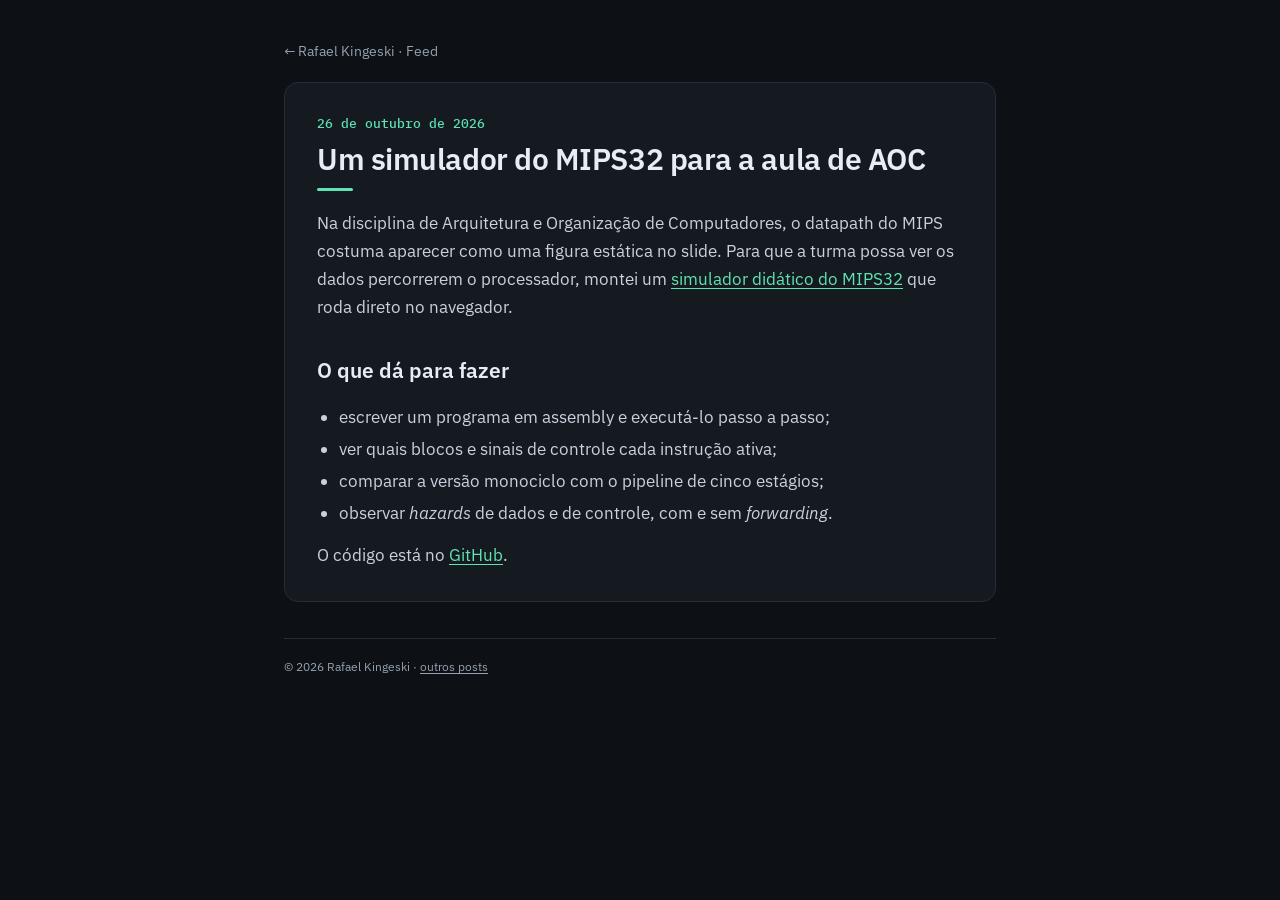
<file: feed/simulador-mips32.html>
<!doctype html>
<html lang="pt-BR">
<head>
  <meta charset="utf-8">
  <meta name="viewport" content="width=device-width,initial-scale=1">
  <title>Um simulador do MIPS32 para a aula de AOC · Rafael Kingeski</title>
  <meta name="description" content="Uma ferramenta web para acompanhar, instrução por instrução, o caminho dos dados no processador monociclo e no pipeline.">
  <meta name="theme-color" content="#0d1014">
  <link rel="preconnect" href="https://fonts.googleapis.com">
  <link rel="preconnect" href="https://fonts.gstatic.com" crossorigin>
  <link href="https://fonts.googleapis.com/css2?family=IBM+Plex+Mono:wght@400;500&family=IBM+Plex+Sans:wght@400;500;600&display=swap" rel="stylesheet">
  <link rel="stylesheet" href="../estilo.css?v=6">
</head>
<body>
  <!-- Página de um post do feed, gerada pelo build.py a partir de posts/*.md -->
  <div class="post-pagina">
    <nav class="post-volta"><a href="../index.html#feed">← Rafael Kingeski · Feed</a></nav>
    <article class="post">
      <p class="post-data"><time datetime="2026-10-26">26 de outubro de 2026</time></p>
      <h1 class="titulo">Um simulador do MIPS32 para a aula de AOC</h1>
      <div class="prosa">
<p>Na disciplina de Arquitetura e Organização de Computadores, o datapath do MIPS
costuma aparecer como uma figura estática no slide. Para que a turma possa ver
os dados percorrerem o processador, montei um
<a href="https://rkingeski.github.io/simulador-mips32/">simulador didático do MIPS32</a>
que roda direto no navegador.</p>
<h2>O que dá para fazer</h2>
<ul>
<li>escrever um programa em assembly e executá-lo passo a passo;</li>
<li>ver quais blocos e sinais de controle cada instrução ativa;</li>
<li>comparar a versão monociclo com o pipeline de cinco estágios;</li>
<li>observar <em>hazards</em> de dados e de controle, com e sem <em>forwarding</em>.</li>
</ul>
<p>O código está no <a href="https://github.com/rkingeski/simulador-mips32">GitHub</a>.</p>
      </div>
    </article>
    <footer class="rodape">
      <p>© 2026 Rafael Kingeski · <a href="../index.html#feed">outros posts</a></p>
    </footer>
  </div>
</body>
</html>
</file>
<file: estilo.css>
/* Página de Rafael Kingeski: barra lateral com perfil e disciplinas, painel com abas (inspirado no vCard). */
:root {
  --fundo: #0d1014;
  --cartao: #151a21;
  --cartao-2: #1b212a;
  --borda: #252d38;
  --texto: #e6edf3;
  --suave: #95a1b0;
  --sinal: #5fe3b3;
  --sinal-fraco: rgba(95, 227, 179, 0.14);
  --grade: rgba(95, 227, 179, 0.13);
  --aula: #2c3a52;
  --atend: #1f4a3e;
  --pesq: #232a35;
  --ext: #4a3a1c;

  --raio: 14px;
  --sans: "IBM Plex Sans", system-ui, sans-serif;
  --mono: "IBM Plex Mono", ui-monospace, monospace;
}

* { box-sizing: border-box; }
html { scroll-behavior: smooth; }
body {
  margin: 0;
  background: var(--fundo);
  color: var(--texto);
  font: 400 16px/1.6 var(--sans);
  -webkit-font-smoothing: antialiased;
}
img { display: block; max-width: 100%; height: auto; }
a { color: var(--sinal); text-decoration: none; transition: color 160ms; }
a:hover { text-decoration: underline; text-underline-offset: 3px; }
:focus-visible { outline: 2px solid var(--sinal); outline-offset: 3px; border-radius: 4px; }
h1, h2, h3, p { margin: 0; }
.sr { position: absolute; width: 1px; height: 1px; overflow: hidden; clip: rect(0 0 0 0); white-space: nowrap; }
ul, ol { list-style: none; margin: 0; padding: 0; }

.pagina {
  max-width: 1200px;
  margin: 0 auto;
  padding: 48px 24px;
  display: grid;
  grid-template-columns: 320px minmax(0, 1fr);
  gap: 24px;
  align-items: start;
}

/* ---------- barra lateral ---------- */
.lateral {
  position: sticky;
  top: 24px;
  max-height: calc(100vh - 48px);
  overflow-y: auto;
  scrollbar-width: thin;
  scrollbar-color: var(--borda) transparent;
  background: var(--cartao);
  border: 1px solid var(--borda);
  border-radius: var(--raio);
  padding: 24px;
}
.perfil { display: grid; grid-template-columns: 72px 1fr; gap: 14px; align-items: center; }
.foto { width: 72px; height: 72px; border-radius: 16px; object-fit: cover; background: var(--cartao-2); }
.perfil h1 { font-size: 19px; font-weight: 600; letter-spacing: -0.01em; }
.cargo { font-size: 13px; color: var(--suave); margin-top: 2px; }

.osc {
  position: relative;
  margin: 20px 0 6px;
  height: 72px;
  border-radius: 10px;
  background: #0a1411;
  border: 1px solid #1d3a31;
  overflow: hidden;
}
.osc svg { width: 100%; height: 100%; display: block; }
.osc-grade path { stroke: var(--grade); stroke-width: 1; vector-effect: non-scaling-stroke; }
.osc-traco {
  fill: none;
  stroke: var(--sinal);
  stroke-width: 1.6;
  vector-effect: non-scaling-stroke;
  filter: drop-shadow(0 0 3px rgba(95, 227, 179, 0.7));
  animation: varredura 6s linear infinite;
}
@keyframes varredura { to { transform: translateX(-240px); } }
.osc-rotulo {
  position: absolute;
  right: 8px;
  bottom: 4px;
  font: 500 10px var(--mono);
  color: rgba(95, 227, 179, 0.75);
}

.contatos { margin-top: 18px; display: grid; gap: 14px; }
.contatos li { display: grid; grid-template-columns: 36px 1fr; gap: 12px; align-items: center; }
.contatos small { display: block; font: 500 11px var(--mono); color: var(--suave); text-transform: uppercase; letter-spacing: 0.06em; }
.contatos a, .contatos span:not(.ico) { font-size: 14px; color: var(--texto); overflow-wrap: anywhere; }
.ico, .ico-sinal {
  display: grid;
  place-items: center;
  width: 36px;
  height: 36px;
  border-radius: 10px;
  background: var(--cartao-2);
  border: 1px solid var(--borda);
}
.ico svg { width: 18px; height: 18px; fill: none; stroke: var(--sinal); stroke-width: 1.6; stroke-linejoin: round; }

.bloco { margin-top: 26px; padding-top: 22px; border-top: 1px solid var(--borda); }
.bloco h2 { font: 500 12px var(--mono); color: var(--suave); text-transform: uppercase; letter-spacing: 0.08em; margin-bottom: 12px; }
.disciplinas { display: grid; gap: 14px; }
.disc-cab { display: grid; grid-template-columns: 44px 1fr; gap: 10px; align-items: baseline; }
.sigla {
  font: 500 12px var(--mono);
  color: var(--sinal);
  background: var(--sinal-fraco);
  border-radius: 6px;
  padding: 2px 0;
  text-align: center;
}
.disc-nome { font-size: 14px; font-weight: 500; line-height: 1.35; }
.disc-quando { margin: 3px 0 0 54px; font: 400 12px var(--mono); color: var(--suave); }
.disc-links { margin: 4px 0 0 54px; display: grid; gap: 2px; }
.disc-links a { font-size: 13px; }
.disc-links a::before { content: "→ "; }
.atendimento { display: grid; gap: 6px; }
.atendimento li { display: flex; justify-content: space-between; font-size: 14px; }
.atendimento li span:last-child { font: 400 13px var(--mono); color: var(--suave); }
.colmeia { display: grid; grid-template-columns: 44px 1fr; gap: 14px; align-items: start; }
.colmeia img { width: 44px; }
.colmeia h2 { margin-bottom: 4px; }
.colmeia p { font-size: 13px; color: var(--suave); line-height: 1.5; }
.colmeia a { font-size: 13px; display: inline-block; margin-top: 4px; }
.perfis { display: flex; flex-wrap: wrap; gap: 8px; margin-top: 24px; }
.perfis a {
  display: inline-block;
  padding: 5px 11px;
  border-radius: 999px;
  border: 1px solid var(--borda);
  background: var(--cartao-2);
  color: var(--texto);
  font-size: 13px;
}
.perfis a:hover { border-color: var(--sinal); text-decoration: none; }

/* ---------- conteúdo ---------- */
.conteudo {
  background: var(--cartao);
  border: 1px solid var(--borda);
  border-radius: var(--raio);
  padding: 0 32px 28px;
  min-width: 0;
}
.abas {
  display: flex;
  justify-content: flex-end;
  gap: 4px;
  margin: 0 -32px 8px;
  padding: 10px 16px;
  border-bottom: 1px solid var(--borda);
}
.abas a {
  padding: 8px 14px;
  border-radius: 8px;
  color: var(--suave);
  font-size: 14px;
  font-weight: 500;
}
.abas a:hover { color: var(--texto); text-decoration: none; }
.abas a[aria-current="page"] { color: var(--sinal); background: var(--sinal-fraco); }

.painel { padding-top: 24px; }
.js .painel[hidden] { display: none; }
.painel + .painel { margin-top: 40px; }
.js .painel + .painel { margin-top: 0; }
.titulo {
  font-size: 26px;
  font-weight: 600;
  letter-spacing: -0.015em;
  margin-bottom: 18px;
}
.titulo::after {
  content: "";
  display: block;
  width: 36px;
  height: 3px;
  margin-top: 10px;
  border-radius: 2px;
  background: var(--sinal);
}
.painel > p { color: #c9d2dc; max-width: 68ch; }
.painel > p + p { margin-top: 12px; }
.nota { font-size: 14px; color: var(--suave) !important; margin-bottom: 16px; }
.subtitulo { font-size: 17px; font-weight: 600; margin: 32px 0 14px; }

.agora {
  margin-top: 22px !important;
  padding: 12px 16px;
  border-radius: 10px;
  background: var(--cartao-2);
  border: 1px solid var(--borda);
  font-size: 15px;
}
.agora b { color: var(--sinal); font-weight: 600; }
.agora .pulso { display: inline-block; width: 8px; height: 8px; margin-right: 8px; border-radius: 50%; background: var(--sinal); box-shadow: 0 0 8px var(--sinal); animation: pulso 2s ease-in-out infinite; }
@keyframes pulso { 50% { opacity: 0.35; } }

.interesses { display: grid; grid-template-columns: repeat(2, minmax(0, 1fr)); gap: 14px; }
.interesses li {
  display: grid;
  grid-template-columns: 48px 1fr;
  gap: 14px;
  padding: 16px;
  border-radius: 12px;
  background: var(--cartao-2);
  border: 1px solid var(--borda);
}
.ico-sinal { width: 48px; height: 48px; }
.ico-sinal svg { width: 30px; height: 18px; fill: none; stroke: var(--sinal); stroke-width: 1.7; stroke-linecap: round; stroke-linejoin: round; }
.ico-sinal circle { fill: var(--sinal); stroke: none; }
.interesses strong { display: block; font-size: 15px; font-weight: 600; }
.interesses p { font-size: 14px; color: var(--suave); margin-top: 4px; line-height: 1.5; }

/* horário */
.tabela-rolagem { overflow-x: auto; scrollbar-width: thin; scrollbar-color: var(--borda) transparent; }
.semana {
  display: grid;
  grid-template-columns: 52px repeat(5, minmax(96px, 1fr));
  grid-template-rows: auto repeat(10, minmax(34px, auto));
  gap: 4px;
  min-width: 600px;
  font-size: 13px;
}
.sem-dia { font-weight: 500; color: var(--suave); padding: 0 6px 4px; }
.sem-hora { font: 400 12px var(--mono); color: var(--suave); padding-top: 6px; }
.slot { border-radius: 8px; padding: 6px 9px; }
.slot b { display: block; font: 500 12px var(--mono); }
.slot span { font: 400 12px var(--mono); color: var(--suave); }
.slot.aula { background: var(--aula); }
.slot.atendimento { background: var(--atend); }
.slot.pesquisa { background: var(--pesq); border: 1px solid var(--borda); }
.slot.extensao { background: var(--ext); }
.slot.agora-slot { background: var(--sinal); color: #062019; box-shadow: 0 0 0 2px rgba(95, 227, 179, 0.35); }
.slot.agora-slot span { color: #0d3b2d; }
.legenda { display: flex; flex-wrap: wrap; gap: 8px 20px; margin-top: 16px; font-size: 13px; color: var(--suave); }
.legenda li { display: flex; align-items: center; gap: 8px; }
.legenda i { width: 12px; height: 12px; border-radius: 3px; }
.legenda .aula { background: var(--aula); }
.legenda .atendimento { background: var(--atend); }
.legenda .pesquisa { background: var(--pesq); border: 1px solid var(--borda); }
.legenda .extensao { background: var(--ext); }

/* pesquisa */
.pesq { display: grid; grid-template-columns: minmax(0, 1fr) 272px; gap: 28px; align-items: start; }
.pesq > div > p { color: #c9d2dc; }
.projeto { padding: 14px 16px; border-radius: 12px; background: var(--cartao-2); border: 1px solid var(--borda); }
.projeto strong { display: block; font-size: 15px; font-weight: 600; }
.projeto span { display: block; margin-top: 4px; font-size: 13px; color: var(--suave); }
.fig-pesq { margin: 0; padding: 16px; border-radius: 12px; background: var(--cartao-2); border: 1px solid var(--borda); }
.fig-ml { width: 100%; height: auto; display: block; }
.fig-rot { font: 500 10px var(--mono); fill: var(--suave); text-transform: uppercase; letter-spacing: 0.06em; }
.fig-onda { fill: none; stroke: var(--sinal); stroke-width: 1.2; }
.fig-ml rect { fill: var(--sinal); }
.fig-seta { fill: none; stroke: var(--suave); stroke-width: 1.3; stroke-linecap: round; stroke-linejoin: round; }
.fig-ml .fig-desc { fill: #3a4554; }
.fig-ml .fig-sel { fill: var(--sinal); }
.fig-ml .fig-trilho { fill: #232b36; }
.fig-ml .fig-barra { fill: #4b5a6c; }
.fig-ml .fig-barra-max { fill: var(--sinal); }
.fig-emo { font: 400 11px var(--mono); fill: var(--texto); }
.fig-pesq figcaption { margin-top: 12px; font-size: 12px; color: var(--suave); line-height: 1.45; }

/* publicações */
.pubs { display: grid; gap: 4px; }
.pubs li {
  display: grid;
  grid-template-columns: 52px 1fr;
  gap: 14px;
  padding: 14px 0;
  border-bottom: 1px solid var(--borda);
}
.pubs li:last-child { border-bottom: 0; }
.pubs .ano { font: 500 13px var(--mono); color: var(--sinal); padding-top: 2px; }
.pubs p { font-size: 14.5px; color: #c9d2dc; }
.pubs b { color: var(--texto); font-weight: 600; }

.rodape { margin-top: 36px; padding-top: 18px; border-top: 1px solid var(--borda); font-size: 12px; color: var(--suave); }
.rodape a { color: var(--suave); text-decoration: underline; text-underline-offset: 2px; }

@media (prefers-reduced-motion: reduce) {
  html { scroll-behavior: auto; }
  .osc-traco, .agora .pulso { animation: none; }
}

/* ---------- telas menores ---------- */
@media (max-width: 960px) {
  .pagina { grid-template-columns: 1fr; padding: 16px; gap: 16px; }
  .lateral { position: relative; top: 0; max-height: none; overflow: visible; }
  .perfil { grid-template-columns: 64px 1fr; }
  .foto { width: 64px; height: 64px; }
  .conteudo { padding: 0 18px 22px; }
  .abas { margin: 0 -18px 4px; padding: 8px; justify-content: space-between; overflow-x: auto; }
  .abas a { padding: 8px 10px; }
  .interesses { grid-template-columns: 1fr; }
  .pesq { grid-template-columns: 1fr; }
  .fig-pesq { max-width: 320px; }
}

/* ---------- feed: lista na aba e página de cada post ---------- */
.posts li {
  display: grid;
  grid-template-columns: 172px 1fr;
  gap: 18px;
  padding: 16px 0;
  border-bottom: 1px solid var(--borda);
}
.posts li:last-child { border-bottom: 0; }
.posts .ano { font: 500 13px var(--mono); color: var(--sinal); padding-top: 3px; }
.posts a { font-size: 16px; font-weight: 600; color: var(--texto); }
.posts a:hover { color: var(--sinal); }
.posts p { font-size: 14.5px; color: var(--suave); margin-top: 4px; }

.post-pagina { max-width: 760px; margin: 0 auto; padding: 40px 24px 48px; }
.post-volta { margin-bottom: 20px; font-size: 14px; }
.post-volta a { color: var(--suave); }
.post-volta a:hover { color: var(--sinal); }
.post {
  background: var(--cartao);
  border: 1px solid var(--borda);
  border-radius: var(--raio);
  padding: 32px;
}
.post-data { font: 500 13px var(--mono); color: var(--sinal); margin-bottom: 8px; }
.post .titulo { font-size: 30px; line-height: 1.25; }
.prosa { color: #c9d2dc; font-size: 16.5px; line-height: 1.7; }
.prosa > * + * { margin-top: 14px; }
.prosa h2 { font-size: 21px; font-weight: 600; color: var(--texto); margin-top: 32px; }
.prosa h3 { font-size: 17px; font-weight: 600; color: var(--texto); margin-top: 24px; }
.prosa ul { list-style: disc; padding-left: 22px; }
.prosa ol { list-style: decimal; padding-left: 22px; }
.prosa li + li { margin-top: 4px; }
.prosa a { text-decoration: underline; text-underline-offset: 3px; }
.prosa strong { color: var(--texto); }
.prosa code { font: 400 0.88em var(--mono); background: var(--cartao-2); border: 1px solid var(--borda); border-radius: 5px; padding: 1px 5px; }
.prosa pre { background: var(--fundo); border: 1px solid var(--borda); border-radius: 10px; padding: 14px 16px; overflow-x: auto; }
.prosa pre code { background: none; border: 0; padding: 0; font-size: 14px; }
.prosa blockquote { margin-left: 0; padding-left: 16px; border-left: 3px solid var(--sinal); color: var(--suave); }
.prosa img { border-radius: 10px; margin-inline: auto; }
.prosa table { width: 100%; border-collapse: collapse; font-size: 14.5px; }
.prosa th, .prosa td { padding: 8px 10px; border-bottom: 1px solid var(--borda); text-align: left; }
.prosa th { color: var(--texto); font-weight: 600; }

@media (max-width: 600px) {
  .posts li { grid-template-columns: 1fr; gap: 4px; }
  .post { padding: 22px 18px; }
  .post .titulo { font-size: 24px; }
}
</file>
